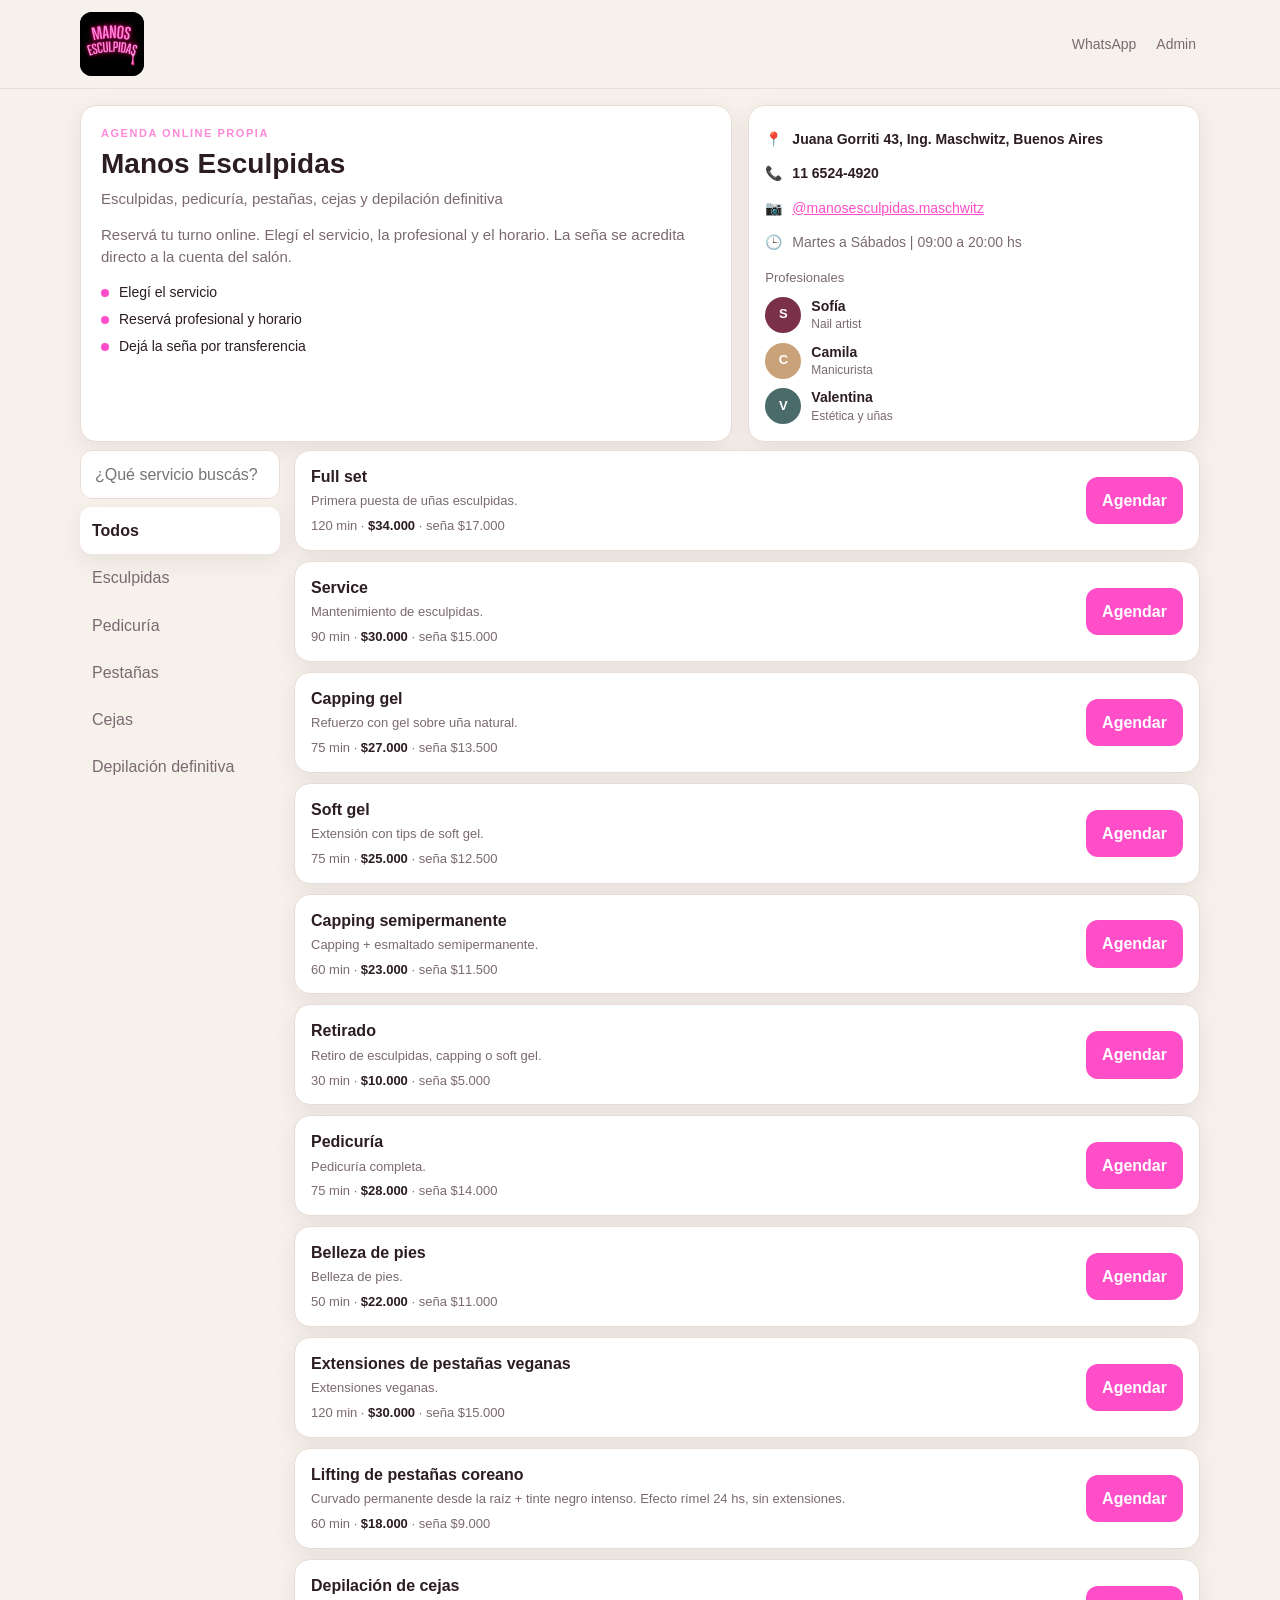
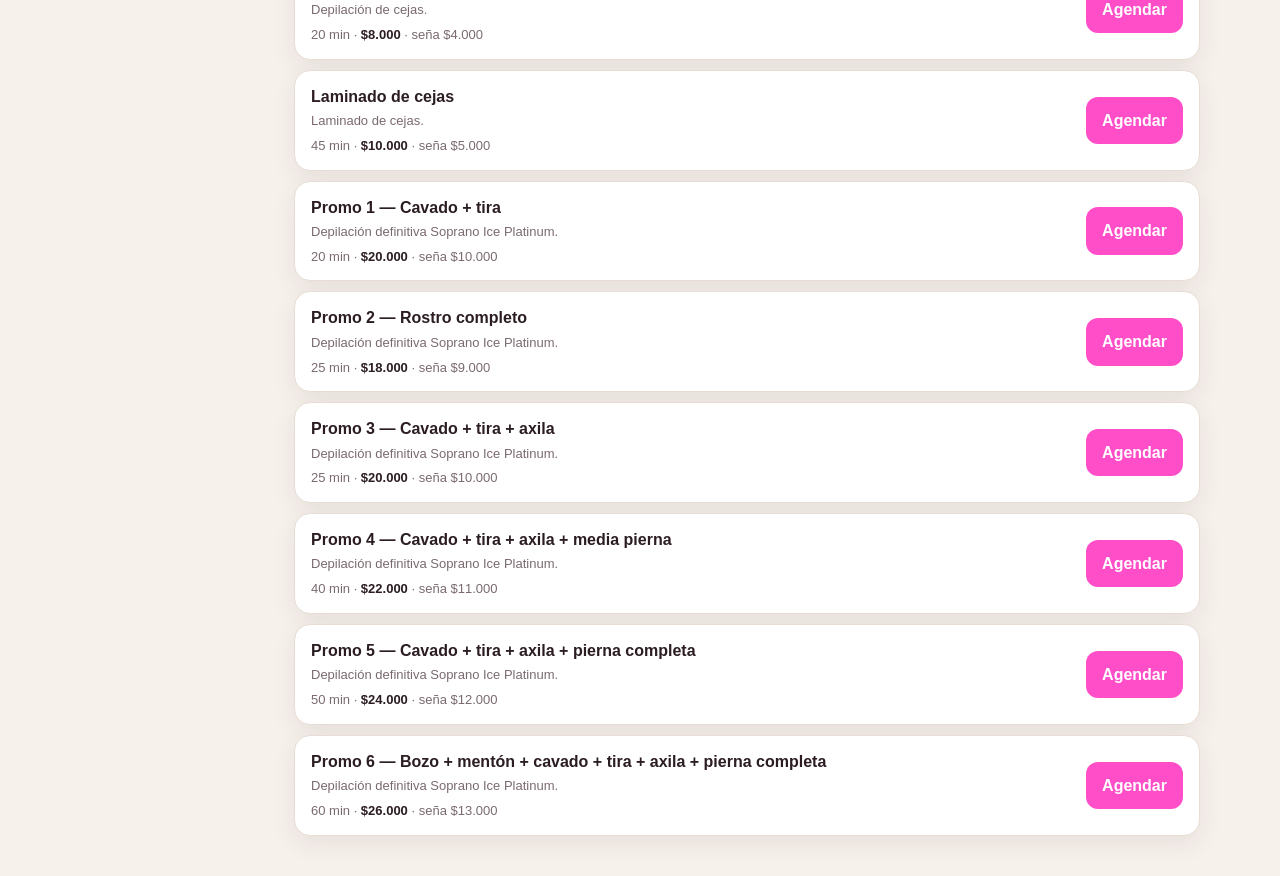
<file: index.html>
<!DOCTYPE html>
<html lang="es-AR">
<head>
  <meta charset="UTF-8" />
  <meta name="viewport" content="width=device-width, initial-scale=1, viewport-fit=cover" />
  <title>Manos Esculpidas | Agenda online</title>
  <meta name="theme-color" content="#FF4EC8" />
  <link rel="icon" href="assets/logo-manos-esculpidas.jpg" />
  <link rel="stylesheet" href="styles.css" />
</head>
<body>
  <header class="topbar">
    <div class="wrap topbar-inner">
      <a class="logo-link" href="./" id="logoHome" title="Ir al inicio" aria-label="Manos Esculpidas — Inicio">
        <img class="logo-img" src="assets/logo-manos-esculpidas.jpg" alt="Manos Esculpidas" />
      </a>
      <nav class="nav-links">
        <a id="waHeader" href="#" target="_blank" rel="noopener">WhatsApp</a>
        <a href="admin.html">Admin</a>
      </nav>
    </div>
  </header>

  <main class="wrap">
    <section class="hero">
      <div class="hero-card">
        <div class="kicker">Agenda online propia</div>
        <h1 id="bizName">Manos Esculpidas</h1>
        <p class="lead" id="tagline"></p>
        <p class="lead" id="desc"></p>
        <ol class="how">
          <li>Elegí el servicio</li>
          <li>Reservá profesional y horario</li>
          <li>Dejá la seña por transferencia</li>
        </ol>
      </div>
      <aside class="info-card">
        <div class="info-row">📍 <b id="addr"></b></div>
        <div class="info-row">📞 <b id="phone"></b></div>
        <div class="info-row">📷 <a id="ig" href="#" target="_blank" rel="noopener"></a></div>
        <div class="info-row">🕒 <span id="hours"></span></div>
        <div class="meta" style="margin-top:10px">Profesionales</div>
        <div class="pros" id="pros"></div>
      </aside>
    </section>

    <section class="layout">
      <aside class="side">
        <input class="search" id="q" placeholder="¿Qué servicio buscás?" />
        <div id="cats"></div>
      </aside>
      <div>
        <div class="svc-list" id="services"></div>
      </div>
    </section>
  </main>

  <div class="overlay" id="overlay">
    <div class="modal">
      <button class="close" id="closeModal" aria-label="Cerrar">×</button>
      <h2 id="mTitle">Reservar</h2>
      <label>Profesional</label>
      <div class="pro-pick" id="mPros"></div>
      <label>Día</label>
      <div class="week" id="mDays"></div>
      <label>Horario disponible</label>
      <div class="slots" id="mSlots"></div>
      <form id="bookingForm">
        <div class="grid-2">
          <div>
            <label>Tu nombre</label>
            <input id="fName" required autocomplete="name" />
          </div>
          <div>
            <label>WhatsApp</label>
            <input id="fPhone" required inputmode="tel" placeholder="11 1234-5678" />
          </div>
        </div>
        <label>Email (opcional)</label>
        <input id="fEmail" type="email" autocomplete="email" />
        <label>Notas (opcional)</label>
        <textarea id="fNotes" rows="2" placeholder="Alergias, diseño que querés, etc."></textarea>
        <div class="summary" id="mSum"></div>
        <button class="btn" id="confirmBtn" type="submit">Pagar seña y reservar</button>
      </form>
    </div>
  </div>

  <div class="overlay" id="thanks">
    <div class="modal">
      <button class="close" id="closeThanks">×</button>
      <div id="thanksBody"></div>
    </div>
  </div>

  <div class="toast" id="toast"></div>
  <script src="config.js"></script>
  <script src="engine.js"></script>
  <script src="app.js"></script>
</body>
</html>
</file>
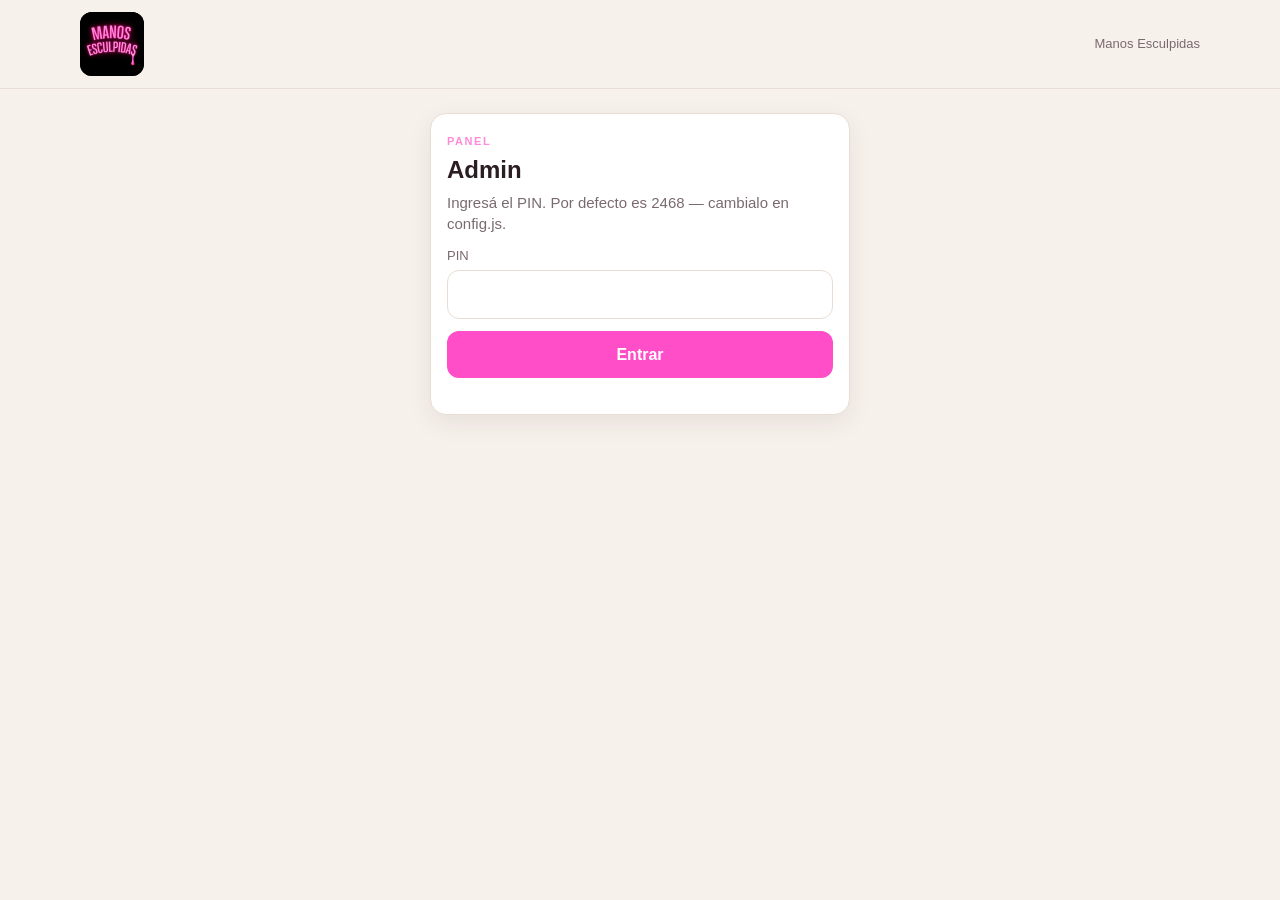
<file: admin.html>
<!DOCTYPE html>
<html lang="es-AR">
<head>
  <meta charset="UTF-8" />
  <meta name="viewport" content="width=device-width, initial-scale=1, viewport-fit=cover" />
  <title>Admin · Manos Esculpidas</title>
  <meta name="theme-color" content="#FF4EC8" />
  <link rel="icon" href="assets/logo-manos-esculpidas.jpg" />
  <link rel="stylesheet" href="styles.css" />
  <style>
    body.admin-page { background: var(--bg); }
    #lock {
      max-width: 420px;
      margin: 24px auto;
      padding: 20px 16px;
    }
    #desk { display: none; }
    #desk.is-open { display: block; }
    #lock.is-hidden { display: none; }

    .admin-stack {
      display: flex;
      flex-direction: column;
      gap: 12px;
      padding: 12px 0 calc(32px + env(safe-area-inset-bottom, 0px));
    }
    .admin-stack .panel h2 {
      font-size: 18px;
      margin: 4px 0 10px;
    }
    .btn-row {
      display: flex;
      flex-direction: column;
      gap: 8px;
      margin-top: 12px;
    }
    .btn-row .btn {
      width: 100%;
      justify-content: center;
    }
    .appt-card {
      border: 1px solid var(--line);
      border-radius: 14px;
      padding: 12px;
      margin-bottom: 10px;
      background: #fff;
    }
    .appt-card .time {
      font-size: 18px;
      font-weight: 700;
    }
    .appt-card .actions {
      display: flex;
      flex-direction: column;
      gap: 8px;
      margin-top: 10px;
    }
    .appt-card .actions .btn { width: 100%; }

    .table-wrap {
      overflow-x: auto;
      -webkit-overflow-scrolling: touch;
      margin: 0 -4px;
      padding-bottom: 4px;
    }
    .table {
      min-width: 480px;
      font-size: 12px;
    }
    .table th, .table td {
      padding: 8px 6px;
      white-space: nowrap;
    }

    @media (min-width: 700px) {
      .btn-row {
        flex-direction: row;
        flex-wrap: wrap;
      }
      .btn-row .btn { width: auto; flex: 1; }
      .appt-card .actions {
        flex-direction: row;
        flex-wrap: wrap;
      }
      .appt-card .actions .btn { width: auto; flex: 1; }
    }
  </style>
</head>
<body class="admin-page">
  <header class="topbar">
    <div class="wrap topbar-inner">
      <a class="logo-link" href="./" title="Ir al inicio" aria-label="Manos Esculpidas — Inicio">
        <img class="logo-img" src="assets/logo-manos-esculpidas.jpg" alt="Manos Esculpidas" />
      </a>
      <span id="adminBiz" class="nav-links" style="color:var(--muted);font-size:13px"></span>
    </div>
  </header>

  <main class="wrap">
    <section id="lock" class="hero-card">
      <div class="kicker">Panel</div>
      <h1 style="font-size:24px;margin:0 0 8px">Admin</h1>
      <p class="lead" style="margin-bottom:12px">Ingresá el PIN. Por defecto es 2468 — cambialo en config.js.</p>
      <label for="pin">PIN</label>
      <input id="pin" type="password" inputmode="numeric" autocomplete="one-time-code" />
      <p style="margin-top:12px">
        <button class="btn block" id="unlock" type="button">Entrar</button>
      </p>
    </section>

    <section id="desk" class="admin-stack">
      <div class="panel">
        <div class="kicker">Agenda</div>
        <h2>Hoy y próximos</h2>
        <label for="adminDate">Día</label>
        <input type="date" id="adminDate" />
        <label for="adminPro">Profesional</label>
        <select id="adminPro"></select>
        <div class="btn-row">
          <button class="btn ghost" id="btnExport" type="button">Exportar JSON</button>
          <button class="btn ghost" id="btnImport" type="button">Importar</button>
          <button class="btn danger" id="btnClearAll" type="button">Borrar todos</button>
        </div>
        <input type="file" id="fileImport" accept="application/json" hidden />
      </div>

      <div class="panel">
        <div class="kicker">Recordatorios</div>
        <p class="lead" style="margin-bottom:10px">WhatsApp manual: abrís el chat con el texto listo.</p>
        <button class="btn block" id="btnRemindDay" type="button">Recordatorios del día</button>
      </div>

      <div class="panel" id="dayList"></div>

      <div class="panel">
        <div class="kicker">Todos los turnos</div>
        <div class="table-wrap">
          <table class="table" id="allTable"></table>
        </div>
      </div>
    </section>
  </main>

  <div class="toast" id="toast"></div>
  <script src="config.js"></script>
  <script src="engine.js"></script>
  <script src="admin.js"></script>
</body>
</html>
</file>
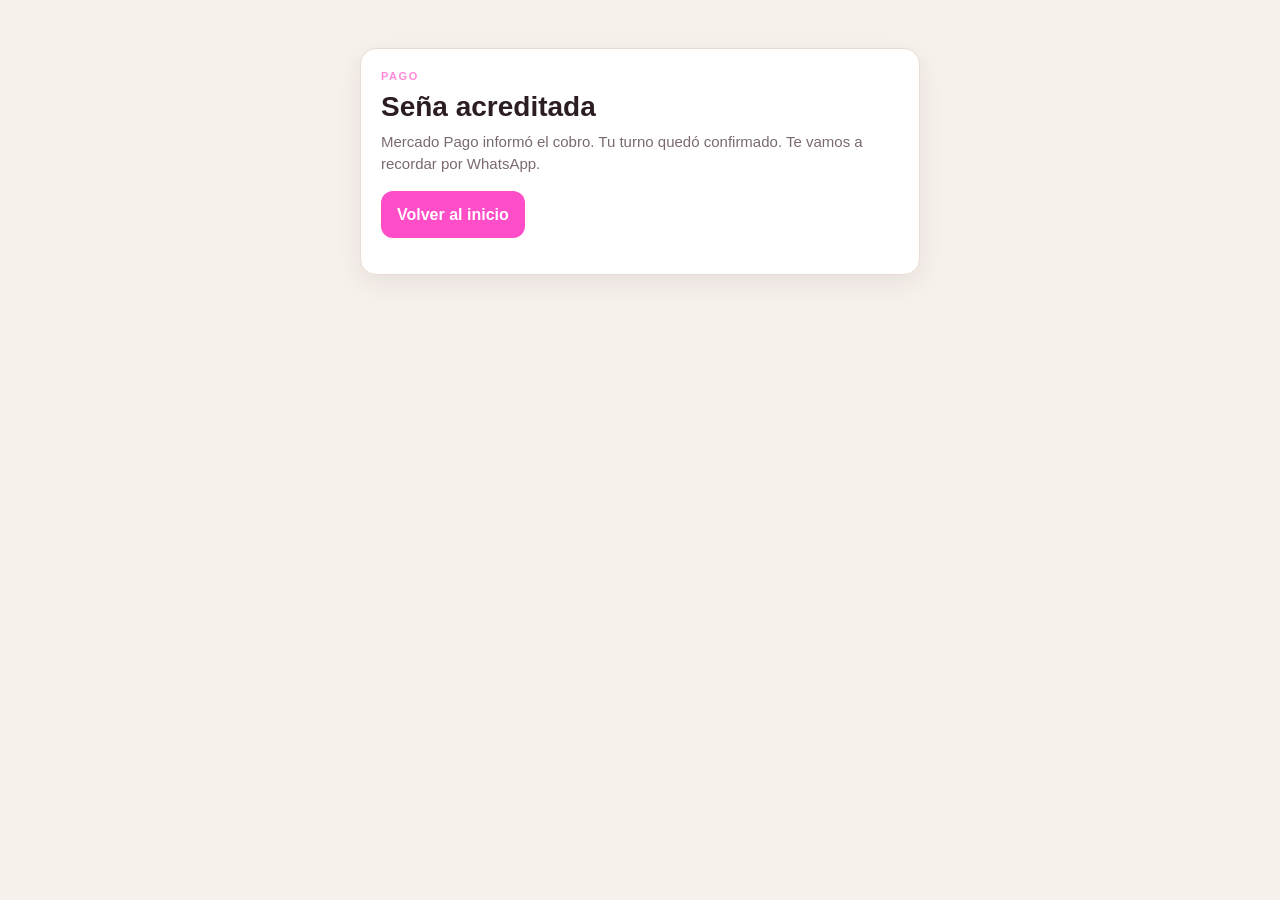
<file: gracias.html>
<!DOCTYPE html>
<html lang="es-AR">
<head>
  <meta charset="UTF-8" />
  <meta name="viewport" content="width=device-width, initial-scale=1" />
  <title>Seña acreditada</title>
  <link rel="stylesheet" href="styles.css" />
</head>
<body>
  <main class="wrap" style="padding:48px 0">
    <div class="hero-card" style="max-width:560px;margin:auto">
      <div class="kicker">Pago</div>
      <h1>Seña acreditada</h1>
      <p class="lead">Mercado Pago informó el cobro. Tu turno quedó confirmado. Te vamos a recordar por WhatsApp.</p>
      <p><a class="btn" href="./">Volver al inicio</a></p>
    </div>
  </main>
  <script src="config.js"></script>
  <script src="engine.js"></script>
  <script>
    const id = new URLSearchParams(location.search).get("turno");
    if (id && window.AgendaEngine) {
      AgendaEngine.confirmPayment(id, "mercadopago");
    }
  </script>
</body>
</html>
</file>
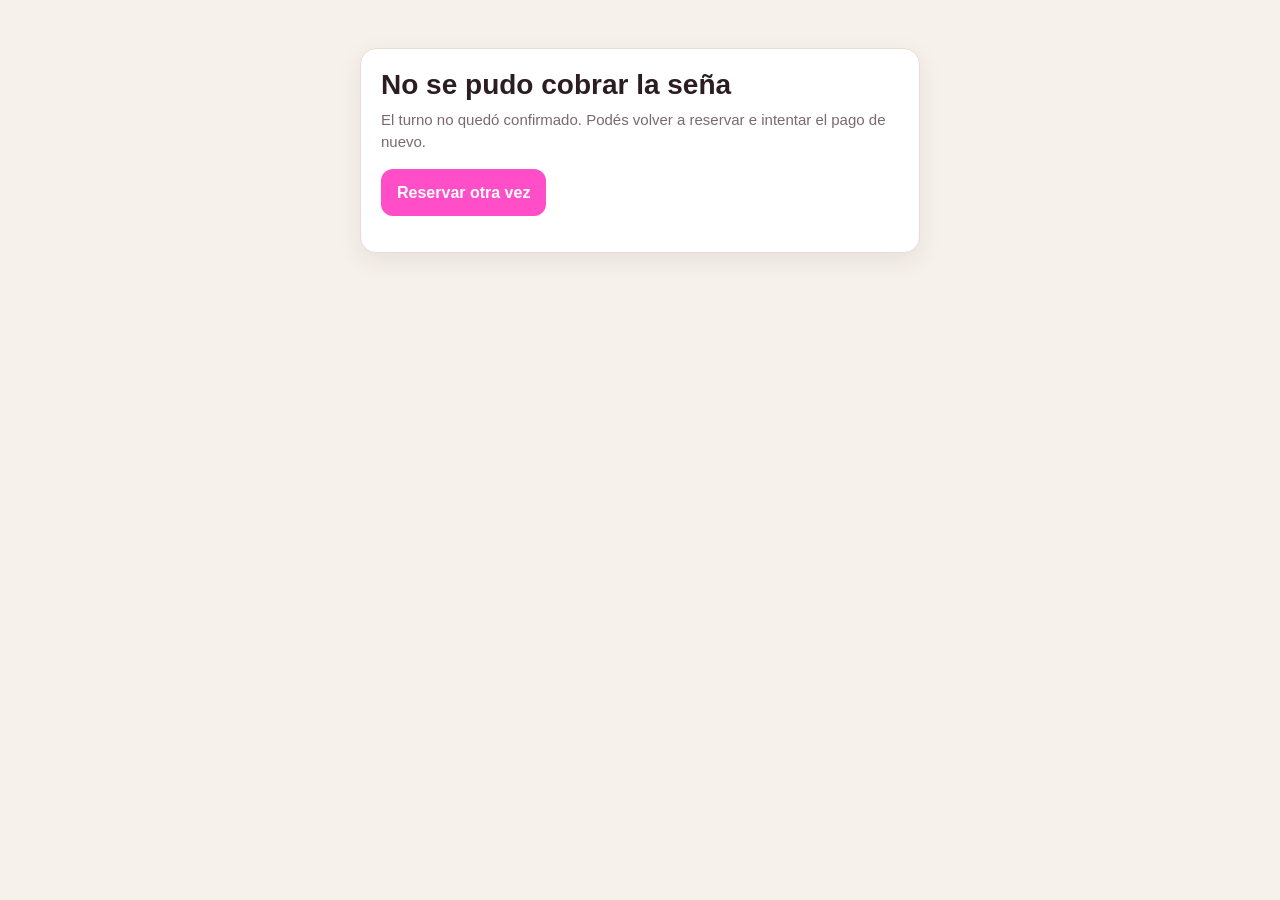
<file: pago-fallido.html>
<!DOCTYPE html>
<html lang="es-AR">
<head>
  <meta charset="UTF-8" />
  <meta name="viewport" content="width=device-width, initial-scale=1" />
  <title>Pago no realizado</title>
  <link rel="stylesheet" href="styles.css" />
</head>
<body>
  <main class="wrap" style="padding:48px 0">
    <div class="hero-card" style="max-width:560px;margin:auto">
      <h1>No se pudo cobrar la seña</h1>
      <p class="lead">El turno no quedó confirmado. Podés volver a reservar e intentar el pago de nuevo.</p>
      <p><a class="btn" href="./">Reservar otra vez</a></p>
    </div>
  </main>
</body>
</html>
</file>
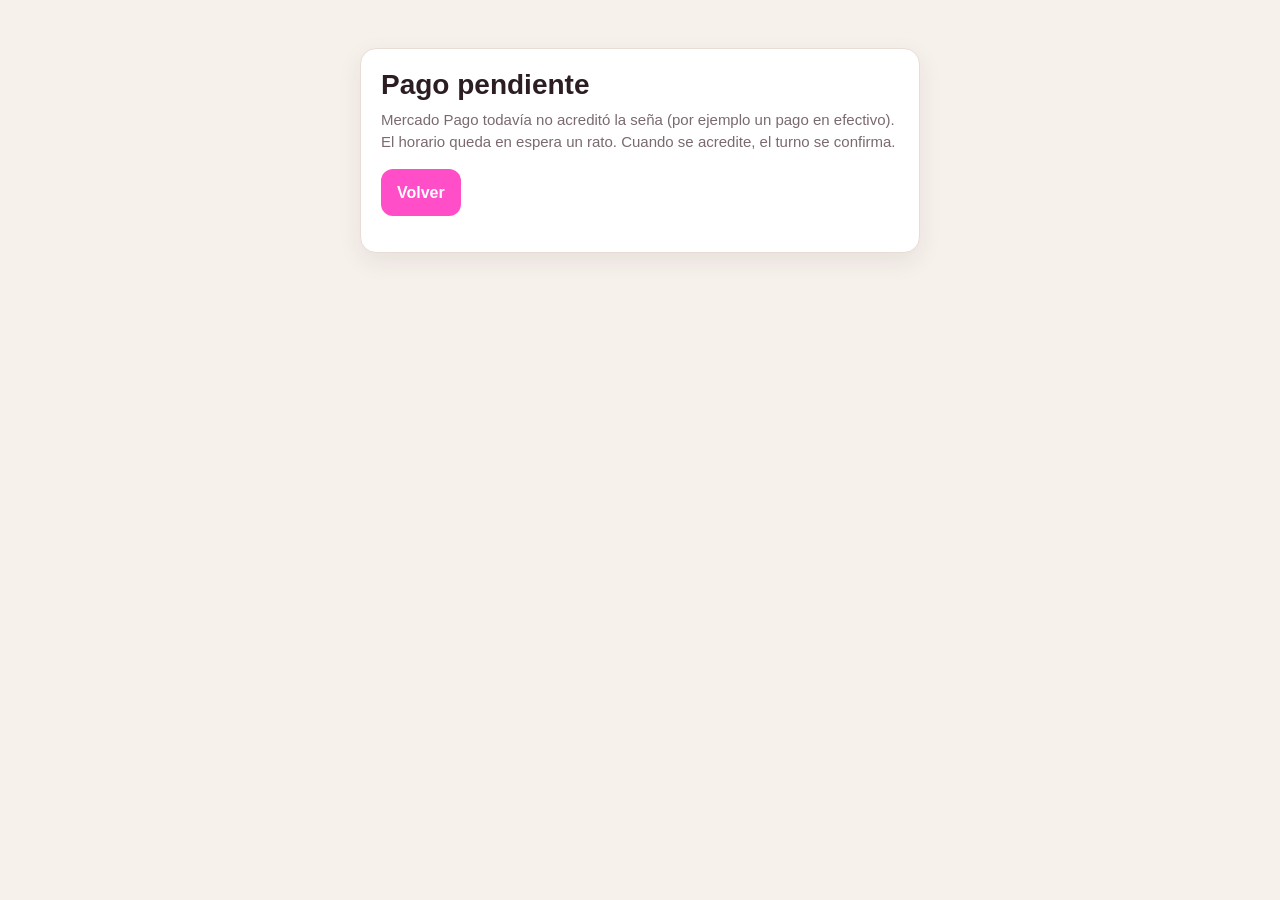
<file: pendiente.html>
<!DOCTYPE html>
<html lang="es-AR">
<head>
  <meta charset="UTF-8" />
  <meta name="viewport" content="width=device-width, initial-scale=1" />
  <title>Pago pendiente</title>
  <link rel="stylesheet" href="styles.css" />
</head>
<body>
  <main class="wrap" style="padding:48px 0">
    <div class="hero-card" style="max-width:560px;margin:auto">
      <h1>Pago pendiente</h1>
      <p class="lead">Mercado Pago todavía no acreditó la seña (por ejemplo un pago en efectivo). El horario queda en espera un rato. Cuando se acredite, el turno se confirma.</p>
      <p><a class="btn" href="./">Volver</a></p>
    </div>
  </main>
</body>
</html>
</file>
<file: styles.css>
:root {
  --primary: #FF4EC8;
  --primary-dark: #C2188A;
  --accent: #FF8AD8;
  --bg: #F7F1EC;
  --surface: #ffffff;
  --text: #2B1D22;
  --muted: #7A6A70;
  --line: #E8DDD4;
  --ok: #2F6B4F;
  --warn: #B36B1B;
  --danger: #A33A3A;
  --shadow: 0 8px 24px rgba(43, 29, 34, 0.08);
  --radius: 16px;
  --safe-bottom: env(safe-area-inset-bottom, 0px);
}

* { box-sizing: border-box; -webkit-tap-highlight-color: transparent; }
html {
  margin: 0;
  padding: 0;
  -webkit-text-size-adjust: 100%;
  text-size-adjust: 100%;
}
body {
  margin: 0;
  padding: 0;
  font-family: -apple-system, BlinkMacSystemFont, "Segoe UI", Helvetica, Arial, sans-serif;
  background: var(--bg);
  color: var(--text);
  line-height: 1.45;
  min-height: 100vh;
  min-height: 100dvh;
  overflow-x: hidden;
}

a { color: var(--primary); }
button, input, select, textarea { font: inherit; font-size: 16px; }

.wrap {
  width: min(1120px, calc(100% - 24px));
  margin: 0 auto;
}

/* Topbar */
.topbar {
  position: sticky;
  top: 0;
  z-index: 20;
  background: rgba(247, 241, 236, 0.94);
  backdrop-filter: blur(12px);
  -webkit-backdrop-filter: blur(12px);
  border-bottom: 1px solid var(--line);
}
.topbar-inner {
  display: flex;
  align-items: center;
  justify-content: space-between;
  padding: 12px 0;
  min-height: 48px;
}
.logo-link {
  display: block;
  flex-shrink: 0;
  width: 64px;
  height: 64px;
  border-radius: 12px;
  overflow: hidden;
  background: #000;
  line-height: 0;
}
.logo-img {
  width: 64px;
  height: 64px;
  object-fit: contain;
  display: block;
}
.logo {
  font-weight: 700;
  letter-spacing: 0.1em;
  text-transform: uppercase;
  font-size: 13px;
  text-decoration: none;
  color: var(--text);
}
.nav-links {
  display: flex;
  gap: 12px;
  align-items: center;
}
.nav-links a {
  text-decoration: none;
  color: var(--muted);
  font-size: 14px;
  padding: 8px 4px;
}

/* Cards */
.hero {
  display: grid;
  grid-template-columns: 1.3fr 0.9fr;
  gap: 16px;
  padding: 16px 0 8px;
}
.hero-card, .info-card, .panel, .svc, .slot, .pro {
  background: var(--surface);
  border: 1px solid var(--line);
  border-radius: var(--radius);
  box-shadow: var(--shadow);
}
.hero-card { padding: 20px; }
.kicker {
  color: var(--accent);
  letter-spacing: 0.14em;
  text-transform: uppercase;
  font-size: 11px;
  font-weight: 700;
  margin-bottom: 6px;
}
h1 {
  font-size: 28px;
  line-height: 1.15;
  margin: 0 0 8px;
}
.lead {
  color: var(--muted);
  margin: 0 0 14px;
  font-size: 15px;
}
.info-card { padding: 16px; }
.info-row {
  display: flex;
  gap: 10px;
  padding: 7px 0;
  color: var(--muted);
  font-size: 14px;
  align-items: flex-start;
  word-break: break-word;
}
.info-row b { color: var(--text); font-weight: 600; }
.pros {
  display: flex;
  flex-direction: column;
  gap: 8px;
  margin-top: 8px;
}
.pro-mini {
  display: flex;
  align-items: center;
  gap: 10px;
}
.pro-mini b { display: block; font-size: 14px; color: var(--text); font-weight: 600; font-style: normal; }
.pro-mini i { display: block; font-size: 12px; color: var(--muted); font-style: normal; }
.avatar {
  width: 36px;
  height: 36px;
  border-radius: 50%;
  display: grid;
  place-items: center;
  color: #fff;
  font-weight: 700;
  flex-shrink: 0;
  font-size: 13px;
}

.steps {
  display: flex;
  gap: 8px;
  flex-wrap: wrap;
  margin: 14px 0 0;
}
.chip {
  border: 1px solid var(--line);
  background: #fff;
  color: var(--muted);
  border-radius: 999px;
  padding: 7px 12px;
  font-size: 12px;
}
.chip.active {
  background: var(--primary);
  color: #fff;
  border-color: var(--primary);
}
.how {
  list-style: none;
  margin: 16px 0 0;
  padding: 0;
  display: grid;
  gap: 8px;
}
.how li {
  display: flex;
  align-items: flex-start;
  gap: 10px;
  color: var(--text);
  font-size: 14px;
  line-height: 1.35;
}
.how li::before {
  content: "";
  width: 8px;
  height: 8px;
  margin-top: 6px;
  border-radius: 50%;
  background: var(--primary);
  flex-shrink: 0;
}

/* Layout servicios */
.layout {
  display: grid;
  grid-template-columns: 200px 1fr;
  gap: 14px;
  padding-bottom: calc(40px + var(--safe-bottom));
}
.side {
  position: sticky;
  top: 64px;
  align-self: start;
}
.side button, .cat-btn {
  width: 100%;
  text-align: left;
  background: transparent;
  border: 0;
  padding: 12px;
  border-radius: 12px;
  color: var(--muted);
  cursor: pointer;
  min-height: 44px;
}
.cat-btn.active, .side button.active {
  background: #fff;
  color: var(--text);
  font-weight: 600;
  box-shadow: var(--shadow);
}

.search {
  width: 100%;
  padding: 12px 14px;
  border-radius: 12px;
  border: 1px solid var(--line);
  background: #fff;
  margin-bottom: 8px;
  min-height: 44px;
}

.svc-list { display: grid; gap: 10px; }
.svc {
  padding: 14px 16px;
  display: grid;
  grid-template-columns: 1fr auto;
  gap: 12px;
  align-items: center;
}
.svc h3 { margin: 0 0 4px; font-size: 16px; }
.svc p { margin: 0; color: var(--muted); font-size: 13px; }
.meta { font-size: 13px; color: var(--muted); margin-top: 6px; }
.price { font-weight: 700; color: var(--text); }

.btn {
  border: 0;
  cursor: pointer;
  border-radius: 12px;
  padding: 12px 16px;
  background: var(--primary);
  color: #fff;
  font-weight: 600;
  min-height: 44px;
  text-align: center;
  text-decoration: none;
  display: inline-flex;
  align-items: center;
  justify-content: center;
  gap: 6px;
}
.btn:hover { background: var(--primary-dark); }
.btn.ghost {
  background: #fff;
  color: var(--text);
  border: 1px solid var(--line);
}
.btn.ok { background: var(--ok); }
.btn.warn { background: var(--warn); }
.btn.danger { background: var(--danger); }
.btn:disabled { opacity: 0.45; cursor: not-allowed; }
.btn.block { width: 100%; }

/* Modal */
.overlay {
  position: fixed;
  inset: 0;
  background: rgba(43, 29, 34, 0.5);
  display: none;
  place-items: end center;
  z-index: 40;
  padding: 0;
}
.overlay.show { display: grid; }
.modal {
  width: 100%;
  max-width: 720px;
  max-height: 92dvh;
  overflow: auto;
  background: #fff;
  border-radius: 20px 20px 0 0;
  padding: 18px 16px calc(20px + var(--safe-bottom));
  -webkit-overflow-scrolling: touch;
}
.modal h2 {
  margin: 4px 0 12px;
  font-size: 20px;
  padding-right: 36px;
}
.close {
  float: right;
  background: #f3eeea;
  border: 0;
  width: 36px;
  height: 36px;
  border-radius: 50%;
  font-size: 22px;
  cursor: pointer;
  color: var(--muted);
  display: grid;
  place-items: center;
  line-height: 1;
}

.grid-2 {
  display: grid;
  grid-template-columns: 1fr 1fr;
  gap: 10px;
}
.pro-pick, .day-pick {
  display: grid;
  grid-template-columns: 1fr;
  gap: 8px;
}
.pro {
  display: flex;
  align-items: center;
  gap: 12px;
  width: 100%;
  text-align: left;
  padding: 10px 12px;
  cursor: pointer;
  background: #fff;
  border: 1px solid var(--line);
  border-radius: 14px;
  box-shadow: none;
  min-height: 64px;
}
.pro-avatar {
  width: 40px;
  height: 40px;
  border-radius: 50%;
  display: grid;
  place-items: center;
  color: #fff;
  font-weight: 700;
  flex-shrink: 0;
  font-size: 14px;
}
.pro-avatar-any {
  background: #F3E8EE;
  color: var(--primary);
  font-size: 20px;
  font-weight: 500;
}
.pro-copy {
  display: flex;
  flex-direction: column;
  gap: 2px;
  min-width: 0;
}
.pro-copy strong {
  font-size: 15px;
  font-weight: 650;
  color: var(--text);
}
.pro-copy em {
  font-style: normal;
  font-size: 12px;
  color: var(--muted);
}
.pro.selected {
  border-color: var(--primary);
  background: #FFF7FB;
  box-shadow: inset 0 0 0 1px var(--primary);
}
.slot.selected {
  outline: 2px solid var(--primary);
  background: #faf5f7;
}
.slots {
  display: grid;
  gap: 14px;
}
.slot-group {
  display: grid;
  gap: 8px;
}
.slot-group-title {
  display: flex;
  align-items: center;
  gap: 8px;
  font-size: 12px;
  font-weight: 650;
  letter-spacing: 0.02em;
  color: var(--text);
  padding: 2px 2px 0;
}
.slot-dot {
  width: 8px;
  height: 8px;
  border-radius: 50%;
  flex-shrink: 0;
}
.slots-grid {
  display: grid;
  grid-template-columns: repeat(auto-fill, minmax(72px, 1fr));
  gap: 8px;
}
.slot {
  padding: 12px 8px;
  cursor: pointer;
  font-weight: 600;
  font-size: 14px;
  text-align: center;
  min-height: 44px;
  display: grid;
  place-items: center;
  border: 1px solid var(--line);
  background: #fff;
  border-radius: 12px;
}
.slot.busy {
  opacity: 0.35;
  pointer-events: none;
  text-decoration: line-through;
}

label {
  display: block;
  font-size: 13px;
  color: var(--muted);
  margin: 12px 0 4px;
}
input, select, textarea {
  width: 100%;
  padding: 12px;
  border-radius: 12px;
  border: 1px solid var(--line);
  background: #fff;
  min-height: 44px;
}
textarea { min-height: 72px; resize: vertical; }

.summary {
  background: #fff;
  border: 1px solid var(--line);
  border-radius: 16px;
  padding: 4px 16px 14px;
  margin: 14px 0;
}
.sum-row {
  display: flex;
  justify-content: space-between;
  align-items: baseline;
  gap: 12px;
  padding: 11px 0;
  font-size: 14px;
  color: var(--muted);
  border-bottom: 1px solid var(--line);
}
.sum-row span:last-child {
  color: var(--text);
  font-weight: 600;
  text-align: right;
}
.sum-sena {
  border-bottom: none;
  color: var(--text);
  font-size: 15px;
  font-weight: 700;
}
.sum-sena span:last-child {
  color: var(--primary);
  font-weight: 800;
  font-size: 16px;
}
.total { font-weight: 800; font-size: 17px; }
.alias-box,
.pay-box {
  background: #FBF7F4;
  border: 1px solid var(--line);
  border-radius: 14px;
  padding: 14px 14px 12px;
  margin-top: 4px;
}
.pay-box-kicker {
  font-size: 11px;
  letter-spacing: 0.08em;
  text-transform: uppercase;
  color: var(--muted);
  font-weight: 700;
  margin-bottom: 6px;
}
.pay-alias {
  font-weight: 800;
  font-size: 18px;
  color: var(--primary);
  letter-spacing: 0.01em;
  word-break: break-all;
  line-height: 1.2;
}
.pay-holder {
  margin-top: 8px;
}
.pay-name {
  font-weight: 700;
  font-size: 14px;
  color: var(--text);
}
.pay-bank {
  font-size: 13px;
  color: var(--muted);
  margin-top: 2px;
}
.pay-note {
  margin: 10px 0 0;
  font-size: 12px;
  line-height: 1.45;
  color: var(--muted);
}
.alias-box code {
  font-weight: 700;
  font-size: 16px;
  color: var(--primary);
  word-break: break-all;
}

.week {
  display: grid;
  grid-template-columns: repeat(7, minmax(0, 1fr));
  gap: 6px;
}
.day {
  border: 1px solid var(--line);
  border-radius: 12px;
  padding: 10px 2px;
  text-align: center;
  cursor: pointer;
  background: #fff;
  font-size: 12px;
  min-height: 48px;
  display: flex;
  flex-direction: column;
  align-items: center;
  justify-content: center;
  line-height: 1.2;
}
.day.off { opacity: 0.35; pointer-events: none; }
.day.selected {
  background: var(--primary);
  color: #fff;
  border-color: var(--primary);
}

/* Admin */
.admin-grid {
  display: grid;
  grid-template-columns: 280px 1fr;
  gap: 14px;
  padding: 16px 0 calc(40px + var(--safe-bottom));
}
.panel { padding: 14px; }
.appt {
  display: grid;
  grid-template-columns: 72px 1fr;
  gap: 10px;
  padding: 14px 0;
  border-bottom: 1px solid var(--line);
  align-items: start;
}
.appt-actions {
  grid-column: 1 / -1;
  display: flex;
  gap: 8px;
  flex-wrap: wrap;
  margin-top: 4px;
}
.badge {
  display: inline-block;
  font-size: 11px;
  padding: 3px 8px;
  border-radius: 999px;
  background: #eee;
  color: var(--muted);
  font-weight: 700;
  letter-spacing: 0.04em;
}
.badge.paid { background: #E4F3EA; color: var(--ok); }
.badge.hold { background: #FFF3E0; color: var(--warn); }
.badge.cancelled { background: #F8E6E6; color: var(--danger); }

.table {
  width: 100%;
  border-collapse: collapse;
  font-size: 13px;
}
.table th, .table td {
  text-align: left;
  padding: 10px 6px;
  border-bottom: 1px solid var(--line);
  vertical-align: top;
}
.table-wrap {
  overflow-x: auto;
  -webkit-overflow-scrolling: touch;
}

.toast {
  position: fixed;
  bottom: calc(18px + var(--safe-bottom));
  left: 50%;
  transform: translateX(-50%);
  background: var(--text);
  color: #fff;
  padding: 12px 16px;
  border-radius: 999px;
  display: none;
  z-index: 50;
  max-width: calc(100% - 32px);
  text-align: center;
  font-size: 14px;
}
.toast.show { display: block; }

/* ========== MOBILE ========== */
img, svg, video { max-width: 100%; }
.logo-img { max-width: none; width: 64px; height: 64px; }

@media (max-width: 860px) {
  html, body { width: 100%; max-width: 100%; overflow-x: hidden; }
  .wrap { width: calc(100% - 20px); max-width: 100%; }
  .topbar-inner { padding: 8px 0; gap: 10px; }
  .logo-link, .logo-img { width: 72px; height: 72px; }
  .nav-links a { font-size: 13px; padding: 8px 2px; }

  .hero {
    grid-template-columns: 1fr;
    gap: 12px;
    padding-top: 12px;
  }
  .hero-card { padding: 16px; }
  h1 { font-size: 24px; }

  .layout {
    grid-template-columns: 1fr;
    gap: 12px;
  }
  .side {
    position: static;
    display: flex;
    flex-direction: column;
    gap: 0;
  }
  .side .search { margin-bottom: 8px; }
  #cats {
    display: flex;
    flex-wrap: wrap;
    gap: 6px;
    padding-bottom: 4px;
  }
  #cats::-webkit-scrollbar { display: none; }
  .cat-btn {
    width: auto;
    white-space: nowrap;
    flex-shrink: 0;
    background: #fff;
    border: 1px solid var(--line);
    padding: 10px 14px;
  }
  .cat-btn.active {
    background: var(--primary);
    color: #fff;
    border-color: var(--primary);
  }

  .svc {
    grid-template-columns: 1fr;
    gap: 10px;
  }
  .svc .btn {
    width: 100%;
  }

  .grid-2 { grid-template-columns: 1fr; }

  .week {
    grid-template-columns: repeat(4, minmax(0, 1fr));
    gap: 8px;
  }
  .day { min-height: 52px; font-size: 12px; }

  .slots-grid {
    grid-template-columns: repeat(3, minmax(0, 1fr));
  }

  .admin-grid {
    grid-template-columns: 1fr;
  }
  .appt {
    grid-template-columns: 64px 1fr;
  }
  .table {
    font-size: 12px;
    min-width: 0;
  }
}

@media (max-width: 400px) {
  .week {
    grid-template-columns: repeat(3, minmax(0, 1fr));
  }
  .slots-grid {
    grid-template-columns: repeat(3, minmax(0, 1fr));
  }
  .logo { font-size: 12px; letter-spacing: 0.06em; }
  .logo-link, .logo-img { width: 68px; height: 68px; }
  h1 { font-size: 22px; }
  .hero-card, .info-card { padding: 14px; }
}

/* Desktop modal centered */
@media (min-width: 861px) {
  .overlay {
    place-items: center;
    padding: 16px;
  }
  .modal {
    border-radius: 22px;
    padding: 22px;
    max-height: 90vh;
  }
}


/* Extra mobile safety */
.svc h3, .sum-row span, .info-row, .pay-alias {
  overflow-wrap: anywhere;
  word-break: break-word;
}
.modal, .hero-card, .info-card, .svc, .summary, .pay-box {
  max-width: 100%;
}
</file>
